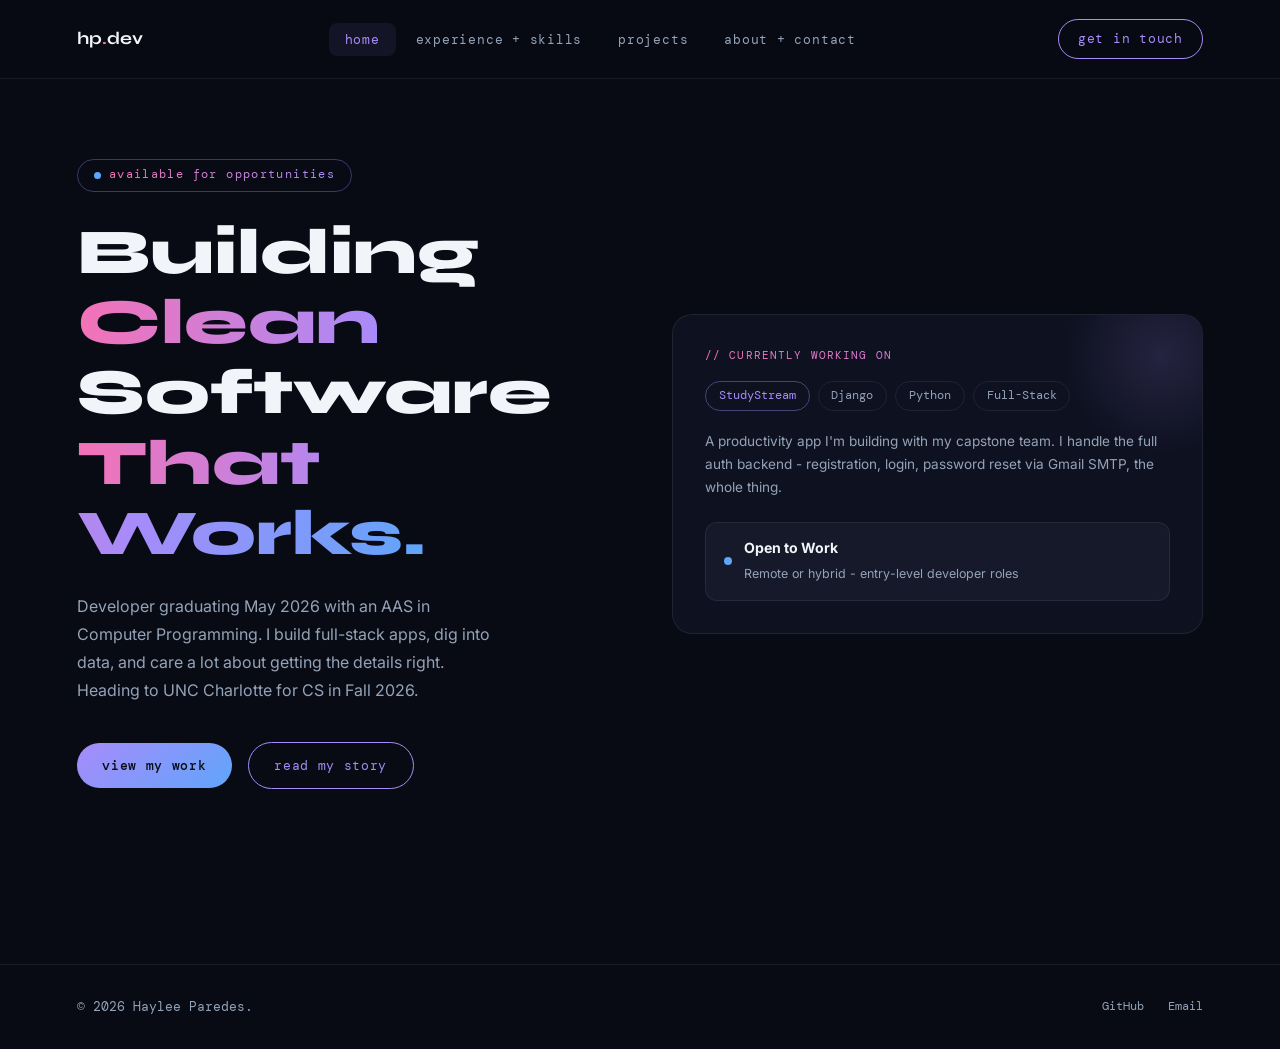
<file: index.html>
<!DOCTYPE html>
<html lang="en">
<head>
<meta charset="UTF-8">
<meta name="viewport" content="width=device-width, initial-scale=1.0">
<title>Haylee Paredes — Software Developer</title>
<link href="https://fonts.googleapis.com/css2?family=Syne:wght@400;600;700;800&family=DM+Mono:wght@400;500&family=Inter:wght@300;400;500&display=swap" rel="stylesheet">
<link rel="stylesheet" href="style.css">
</head>
<body>

<nav>
  <a href="index.html" class="nav-logo">hp<span>.</span>dev</a>
  <ul class="nav-links">
    <li><a href="index.html" class="active">home</a></li>
    <li><a href="experience.html">experience + skills</a></li>
    <li><a href="projects.html">projects</a></li>
    <li><a href="about.html">about + contact</a></li>
  </ul>
  <a href="mailto:paredes.s.lee@gmail.com" class="nav-cta">get in touch</a>
</nav>

<div class="hero-wrap">
  <div>
    <div class="hero-badge">
      <span class="hero-badge-dot"></span>
      <span class="grad-text-pink">available for opportunities</span>
    </div>
    <h1 class="hero-title">
      Building <span class="grad-text-pink">Clean</span><br>
      Software <span class="grad-text">That Works.</span>
    </h1>
    <p class="hero-sub">
      Developer graduating May 2026 with an AAS in Computer Programming.
      I build full-stack apps, dig into data, and care a lot about getting the details right.
      Heading to UNC Charlotte for CS in Fall 2026.
    </p>
    <div class="hero-actions">
      <a href="projects.html" class="btn-primary">view my work</a>
      <a href="about.html" class="btn-outline">read my story</a>
    </div>
  </div>

  <div class="hero-card">
    <span class="hero-card-label">// currently working on</span>
    <div class="tag-row">
      <span class="tag hi">StudyStream</span>
      <span class="tag">Django</span>
      <span class="tag">Python</span>
      <span class="tag">Full-Stack</span>
    </div>
    <p class="hero-card-text">
      A productivity app I'm building with my capstone team. I handle the full auth backend -
      registration, login, password reset via Gmail SMTP, the whole thing.
    </p>
    <div class="status-row">
      <div class="status-dot"></div>
      <div class="status-text">
        <strong>Open to Work</strong>
        <span>Remote or hybrid - entry-level developer roles</span>
      </div>
    </div>
  </div>
</div>

<footer>
  <p>© 2026 Haylee Paredes.</p>
  <div class="footer-links">
    <a href="https://github.com/HayleeSophia77" target="_blank">GitHub</a>
    <a href="mailto:paredes.s.lee@gmail.com">Email</a>
  </div>
</footer>

</body>
</html>
</file>
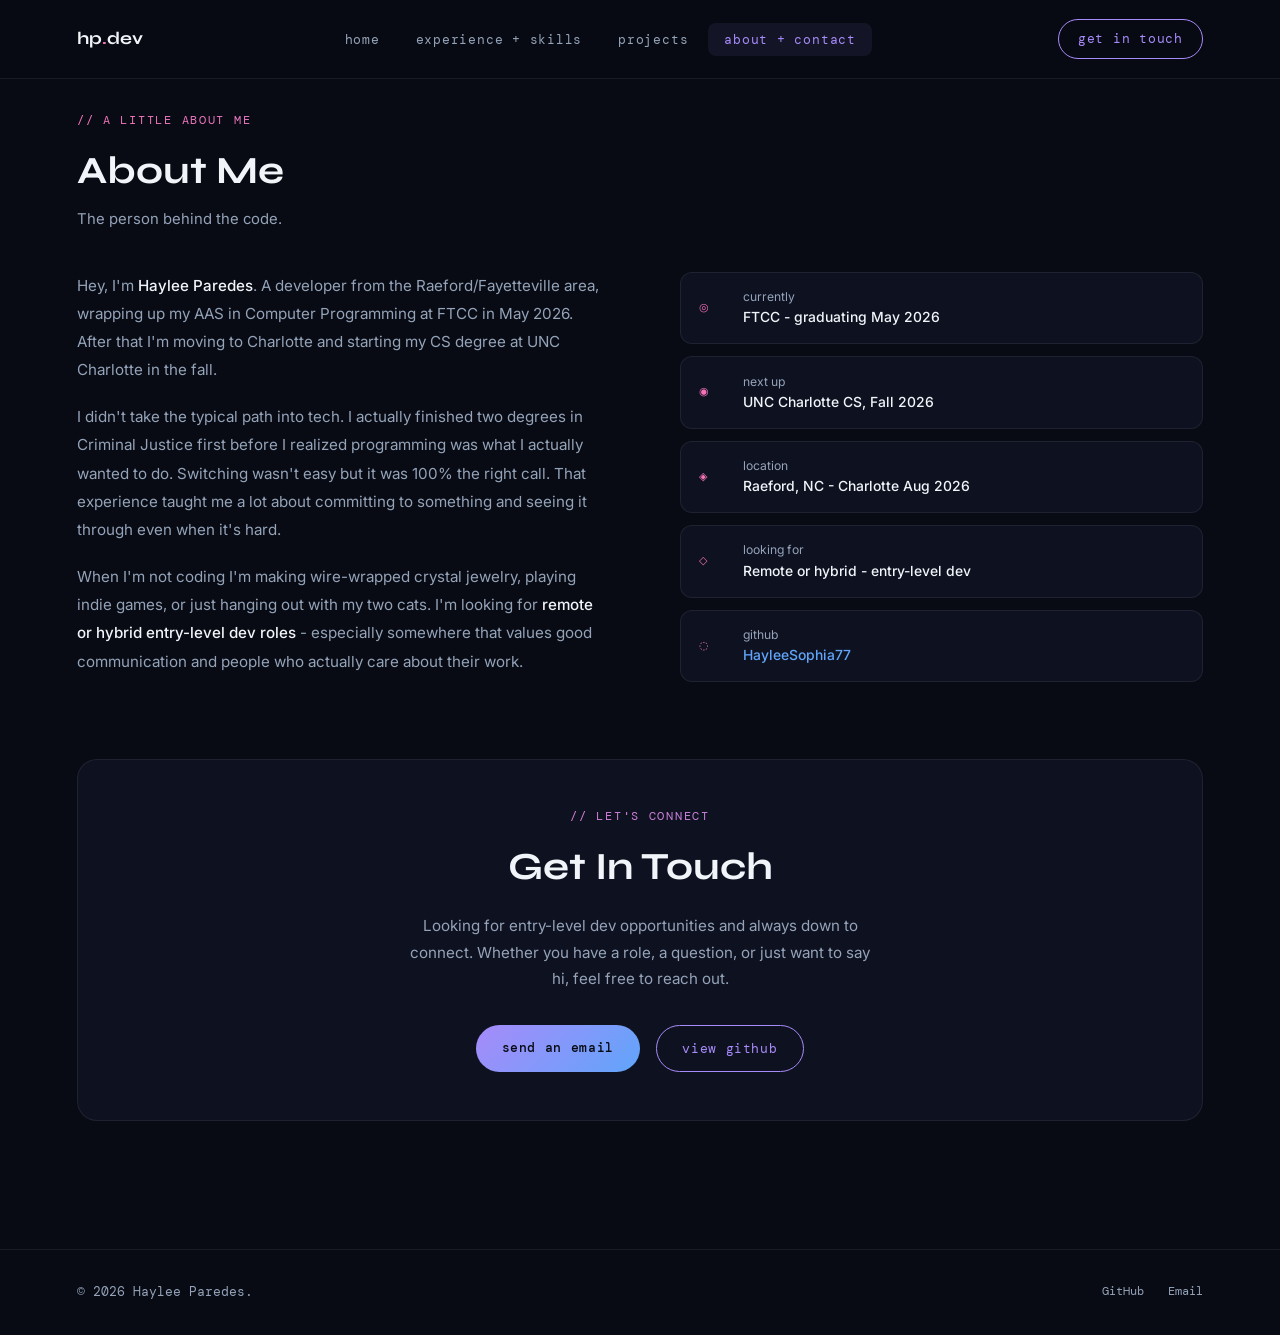
<file: about.html>
<!DOCTYPE html>
<html lang="en">
<head>
<meta charset="UTF-8">
<meta name="viewport" content="width=device-width, initial-scale=1.0">
<title>About — Haylee Paredes</title>
<link href="https://fonts.googleapis.com/css2?family=Syne:wght@400;600;700;800&family=DM+Mono:wght@400;500&family=Inter:wght@300;400;500&display=swap" rel="stylesheet">
<link rel="stylesheet" href="style.css">
</head>
<body>

<nav>
  <a href="index.html" class="nav-logo">hp<span>.</span>dev</a>
  <ul class="nav-links">
    <li><a href="index.html">home</a></li>
    <li><a href="experience.html">experience + skills</a></li>
    <li><a href="projects.html">projects</a></li>
    <li><a href="about.html" class="active">about + contact</a></li>
  </ul>
  <a href="mailto:paredes.s.lee@gmail.com" class="nav-cta">get in touch</a>
</nav>

<div class="page-wrap">
  <span class="grad-label">// a little about me</span>
  <h2 class="section-title">About Me</h2>
  <p class="section-sub">The person behind the code.</p>

  <div class="about-grid">
    <div class="about-text">
      <p>Hey, I'm <strong>Haylee Paredes</strong>. A developer from the Raeford/Fayetteville area, wrapping up my AAS in Computer Programming at FTCC in May 2026. After that I'm moving to Charlotte and starting my CS degree at UNC Charlotte in the fall.</p>
      <p>I didn't take the typical path into tech. I actually finished two degrees in Criminal Justice first before I realized programming was what I actually wanted to do. Switching wasn't easy but it was 100% the right call. That experience taught me a lot about committing to something and seeing it through even when it's hard.</p>
      <p>When I'm not coding I'm making wire-wrapped crystal jewelry, playing indie games, or just hanging out with my two cats. I'm looking for <strong>remote or hybrid entry-level dev roles</strong> - especially somewhere that values good communication and people who actually care about their work.</p>
    </div>
    <div class="about-facts">
      <div class="fact-row">
        <span class="fact-icon">◎</span>
        <div><div class="fact-label">currently</div><div class="fact-val">FTCC - graduating May 2026</div></div>
      </div>
      <div class="fact-row">
        <span class="fact-icon">◉</span>
        <div><div class="fact-label">next up</div><div class="fact-val">UNC Charlotte CS, Fall 2026</div></div>
      </div>
      <div class="fact-row">
        <span class="fact-icon">◈</span>
        <div><div class="fact-label">location</div><div class="fact-val">Raeford, NC - Charlotte Aug 2026</div></div>
      </div>
      <div class="fact-row">
        <span class="fact-icon">◇</span>
        <div><div class="fact-label">looking for</div><div class="fact-val">Remote or hybrid - entry-level dev</div></div>
      </div>
      <div class="fact-row">
        <span class="fact-icon">◌</span>
        <div><div class="fact-label">github</div><div class="fact-val"><a href="https://github.com/HayleeSophia77" target="_blank" style="color:var(--blue);text-decoration:none;">HayleeSophia77</a></div></div>
      </div>
    </div>
  </div>

  <div class="contact-block">
    <span class="grad-label" style="display:block; text-align:center;">// let's connect</span>
    <h2 class="section-title" style="text-align:center; margin-bottom:1rem;">Get In Touch</h2>
    <p>Looking for entry-level dev opportunities and always down to connect. Whether you have a role, a question, or just want to say hi, feel free to reach out.</p>
    <div class="contact-actions">
      <a href="mailto:paredes.s.lee@gmail.com" class="btn-primary">send an email</a>
      <a href="https://github.com/HayleeSophia77" target="_blank" class="btn-outline">view github</a>
    </div>
  </div>
</div>

<footer>
  <p>© 2026 Haylee Paredes.</p>
  <div class="footer-links">
    <a href="https://github.com/HayleeSophia77" target="_blank">GitHub</a>
    <a href="mailto:paredes.s.lee@gmail.com">Email</a>
  </div>
</footer>

</body>
</html>
</file>
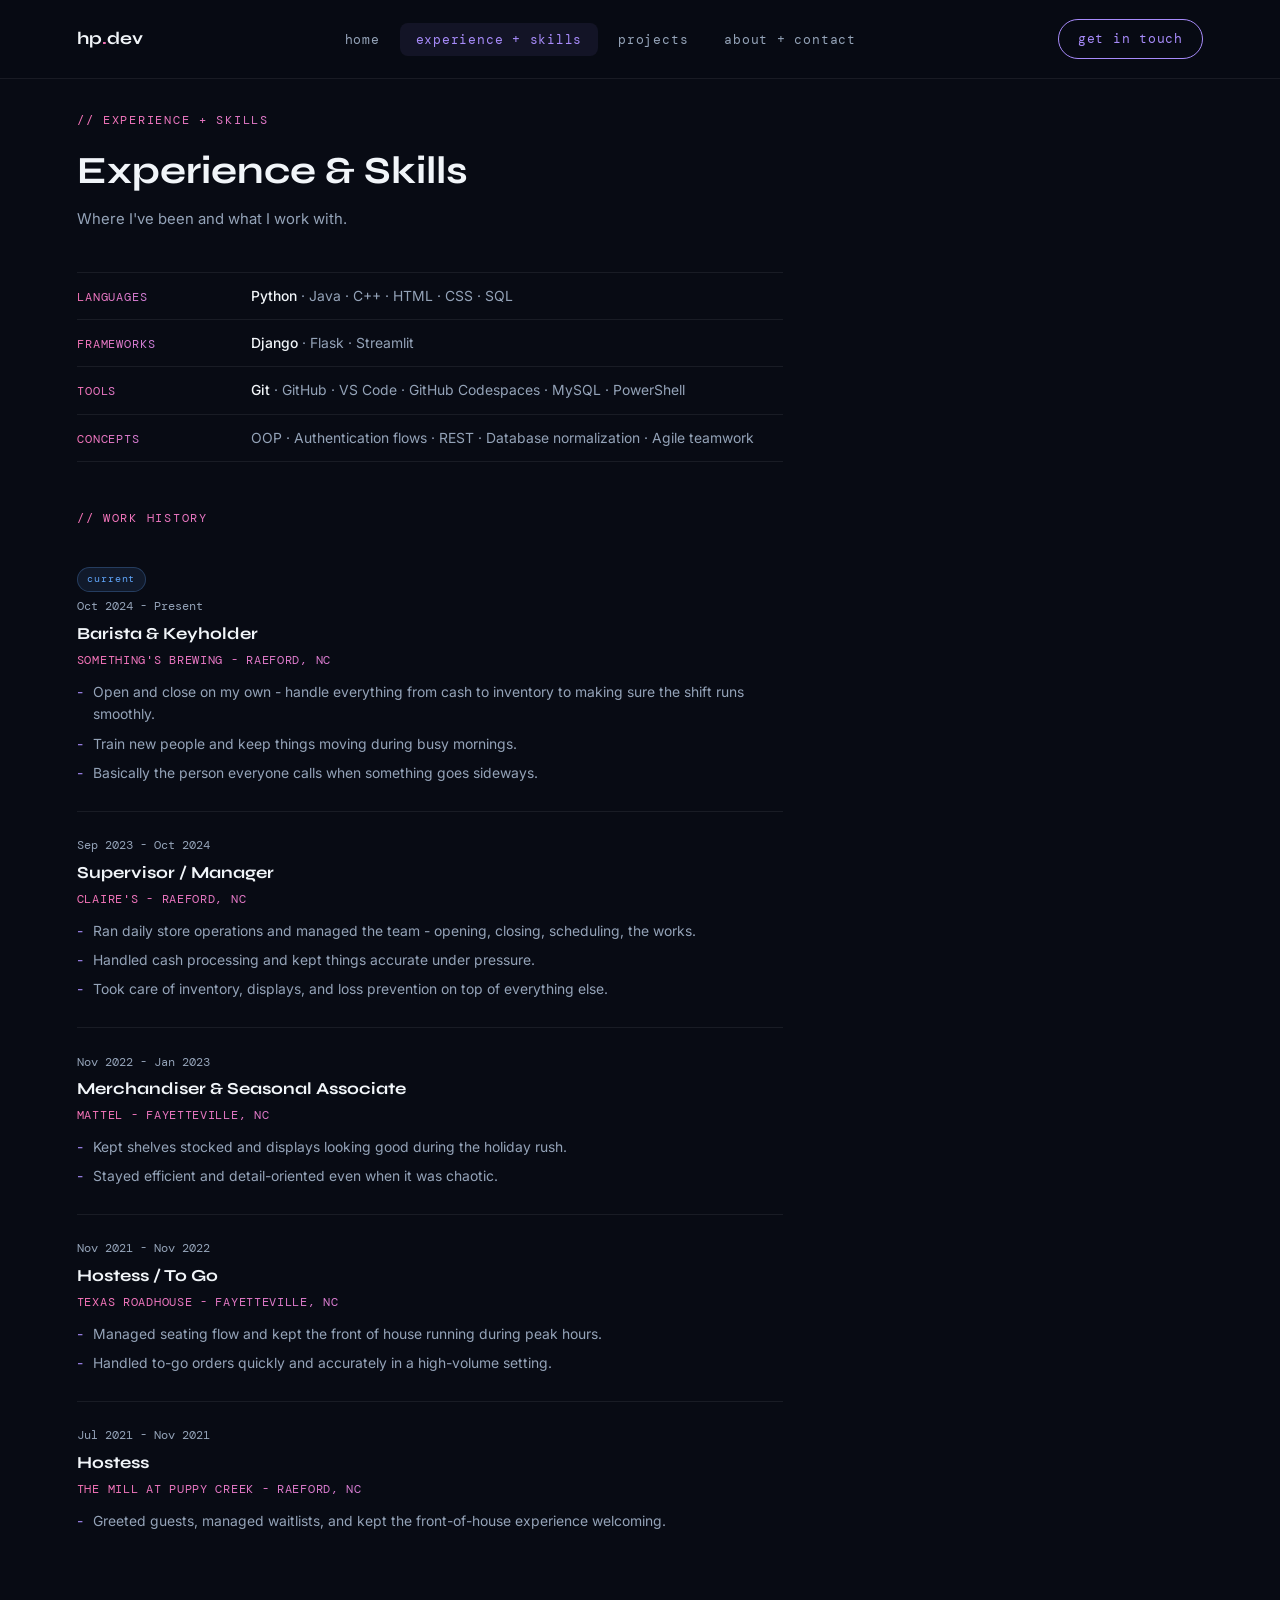
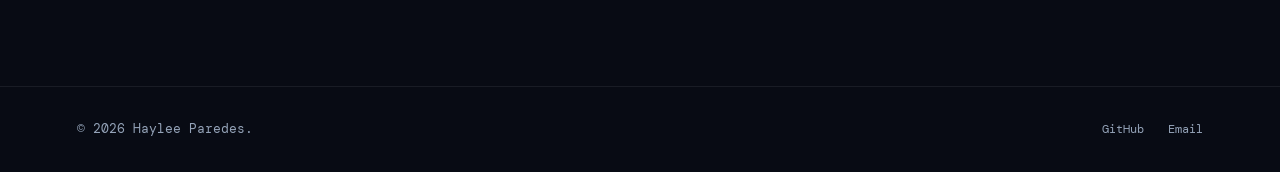
<file: experience.html>
<!DOCTYPE html>
<html lang="en">
<head>
<meta charset="UTF-8">
<meta name="viewport" content="width=device-width, initial-scale=1.0">
<title>Experience + Skills — Haylee Paredes</title>
<link href="https://fonts.googleapis.com/css2?family=Syne:wght@400;600;700;800&family=DM+Mono:wght@400;500&family=Inter:wght@300;400;500&display=swap" rel="stylesheet">
<link rel="stylesheet" href="style.css">
<style>
  .exp-page-wrap { padding: 7rem 6% 4rem; max-width: 860px; }
</style>
</head>
<body>

<nav>
  <a href="index.html" class="nav-logo">hp<span>.</span>dev</a>
  <ul class="nav-links">
    <li><a href="index.html">home</a></li>
    <li><a href="experience.html" class="active">experience + skills</a></li>
    <li><a href="projects.html">projects</a></li>
    <li><a href="about.html">about + contact</a></li>
  </ul>
  <a href="mailto:paredes.s.lee@gmail.com" class="nav-cta">get in touch</a>
</nav>

<div class="exp-page-wrap">
  <span class="grad-label">// experience + skills</span>
  <h2 class="section-title">Experience &amp; Skills</h2>
  <p class="section-sub">Where I've been and what I work with.</p>

  <!-- SKILLS -->
  <div class="skills-resume">
    <div class="skill-row">
      <span class="skill-row-label">Languages</span>
      <span class="skill-row-items"><strong>Python</strong> · Java · C++ · HTML · CSS · SQL</span>
    </div>
    <div class="skill-row">
      <span class="skill-row-label">Frameworks</span>
      <span class="skill-row-items"><strong>Django</strong> · Flask · Streamlit</span>
    </div>
    <div class="skill-row">
      <span class="skill-row-label">Tools</span>
      <span class="skill-row-items"><strong>Git</strong> · GitHub · VS Code · GitHub Codespaces · MySQL · PowerShell</span>
    </div>
    <div class="skill-row">
      <span class="skill-row-label">Concepts</span>
      <span class="skill-row-items">OOP · Authentication flows · REST · Database normalization · Agile teamwork</span>
    </div>
  </div>

  <!-- WORK HISTORY -->
  <span class="grad-label">// work history</span>
  <div class="exp-grid">

    <div class="exp-item">
      <span class="exp-badge">current</span>
      <div class="exp-dates">Oct 2024 - Present</div>
      <div class="exp-role">Barista &amp; Keyholder</div>
      <span class="exp-company-loc">Something's Brewing - Raeford, NC</span>
      <ul>
        <li>Open and close on my own - handle everything from cash to inventory to making sure the shift runs smoothly.</li>
        <li>Train new people and keep things moving during busy mornings.</li>
        <li>Basically the person everyone calls when something goes sideways.</li>
      </ul>
    </div>

    <div class="exp-item">
      <div class="exp-dates">Sep 2023 - Oct 2024</div>
      <div class="exp-role">Supervisor / Manager</div>
      <span class="exp-company-loc">Claire's - Raeford, NC</span>
      <ul>
        <li>Ran daily store operations and managed the team - opening, closing, scheduling, the works.</li>
        <li>Handled cash processing and kept things accurate under pressure.</li>
        <li>Took care of inventory, displays, and loss prevention on top of everything else.</li>
      </ul>
    </div>

    <div class="exp-item">
      <div class="exp-dates">Nov 2022 - Jan 2023</div>
      <div class="exp-role">Merchandiser &amp; Seasonal Associate</div>
      <span class="exp-company-loc">Mattel - Fayetteville, NC</span>
      <ul>
        <li>Kept shelves stocked and displays looking good during the holiday rush.</li>
        <li>Stayed efficient and detail-oriented even when it was chaotic.</li>
      </ul>
    </div>

    <div class="exp-item">
      <div class="exp-dates">Nov 2021 - Nov 2022</div>
      <div class="exp-role">Hostess / To Go</div>
      <span class="exp-company-loc">Texas Roadhouse - Fayetteville, NC</span>
      <ul>
        <li>Managed seating flow and kept the front of house running during peak hours.</li>
        <li>Handled to-go orders quickly and accurately in a high-volume setting.</li>
      </ul>
    </div>

    <div class="exp-item">
      <div class="exp-dates">Jul 2021 - Nov 2021</div>
      <div class="exp-role">Hostess</div>
      <span class="exp-company-loc">The Mill at Puppy Creek - Raeford, NC</span>
      <ul>
        <li>Greeted guests, managed waitlists, and kept the front-of-house experience welcoming.</li>
      </ul>
    </div>

  </div>
</div>

<footer>
  <p>© 2026 Haylee Paredes.</p>
  <div class="footer-links">
    <a href="https://github.com/HayleeSophia77" target="_blank">GitHub</a>
    <a href="mailto:paredes.s.lee@gmail.com">Email</a>
  </div>
</footer>

</body>
</html>
</file>
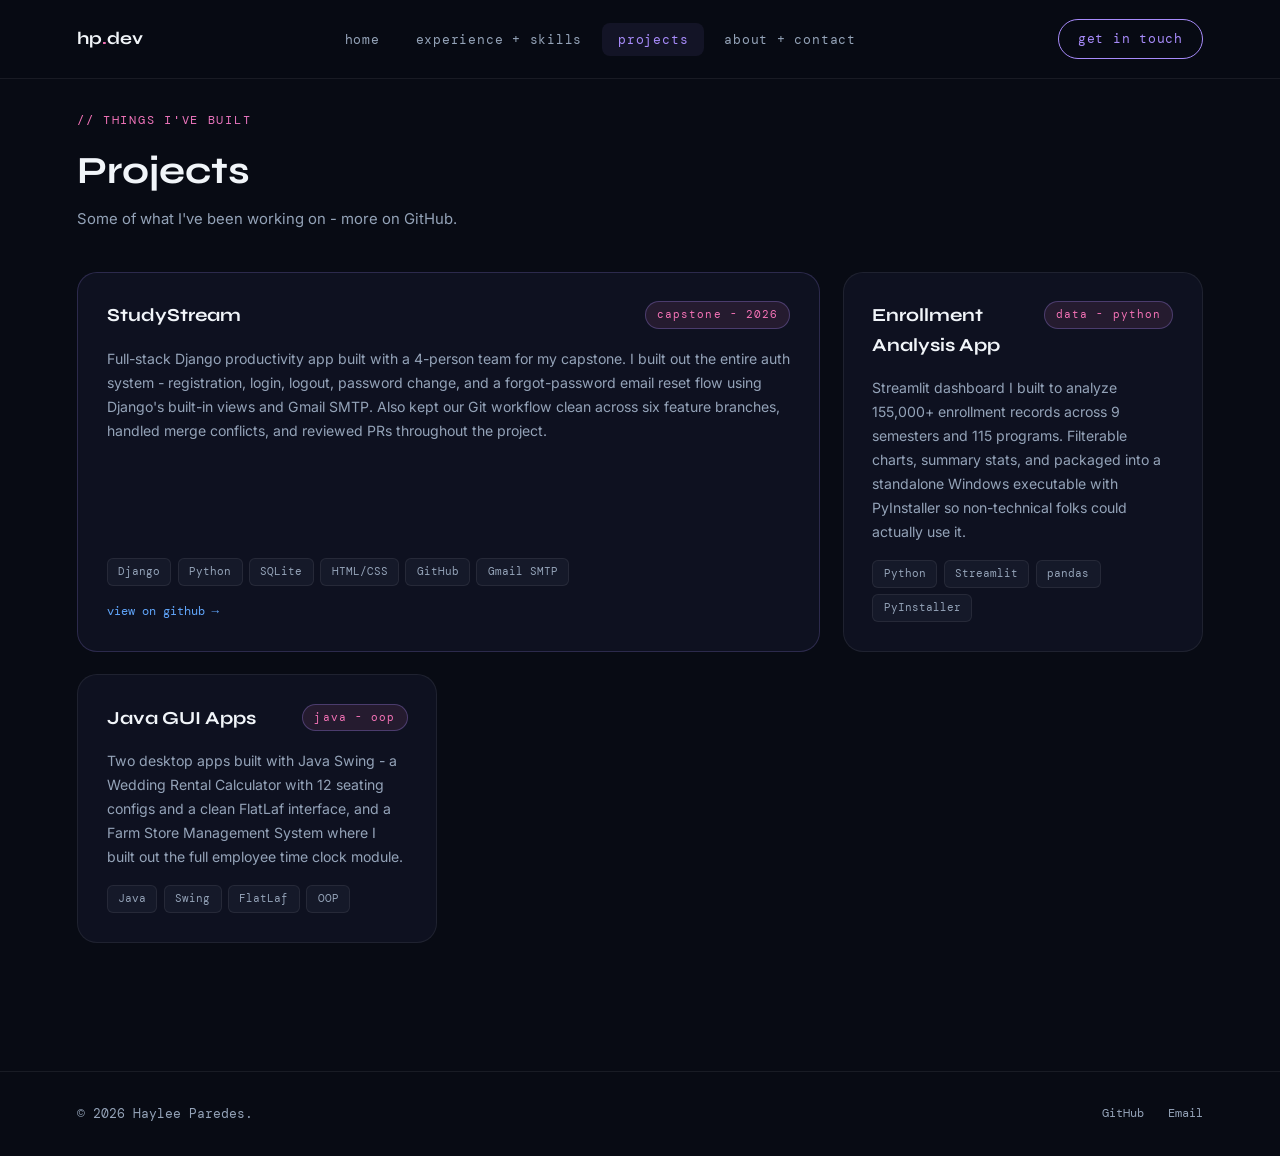
<file: projects.html>
<!DOCTYPE html>
<html lang="en">
<head>
<meta charset="UTF-8">
<meta name="viewport" content="width=device-width, initial-scale=1.0">
<title>Projects — Haylee Paredes</title>
<link href="https://fonts.googleapis.com/css2?family=Syne:wght@400;600;700;800&family=DM+Mono:wght@400;500&family=Inter:wght@300;400;500&display=swap" rel="stylesheet">
<link rel="stylesheet" href="style.css">
</head>
<body>

<nav>
  <a href="index.html" class="nav-logo">hp<span>.</span>dev</a>
  <ul class="nav-links">
    <li><a href="index.html">home</a></li>
    <li><a href="experience.html">experience + skills</a></li>
    <li><a href="projects.html" class="active">projects</a></li>
    <li><a href="about.html">about + contact</a></li>
  </ul>
  <a href="mailto:paredes.s.lee@gmail.com" class="nav-cta">get in touch</a>
</nav>

<div class="page-wrap">
  <span class="grad-label">// things i've built</span>
  <h2 class="section-title">Projects</h2>
  <p class="section-sub">Some of what I've been working on - more on GitHub.</p>

  <div class="projects-grid">
    <div class="project-card featured">
      <div class="project-header">
        <h3>StudyStream</h3>
        <span class="project-tag">capstone - 2026</span>
      </div>
      <p>Full-stack Django productivity app built with a 4-person team for my capstone. I built out the entire auth system - registration, login, logout, password change, and a forgot-password email reset flow using Django's built-in views and Gmail SMTP. Also kept our Git workflow clean across six feature branches, handled merge conflicts, and reviewed PRs throughout the project.</p>
      <div class="project-stack">
        <span class="stack-tag">Django</span>
        <span class="stack-tag">Python</span>
        <span class="stack-tag">SQLite</span>
        <span class="stack-tag">HTML/CSS</span>
        <span class="stack-tag">GitHub</span>
        <span class="stack-tag">Gmail SMTP</span>
      </div>
      <a href="https://github.com/HayleeSophia77" target="_blank" class="project-link">view on github &rarr;</a>
    </div>

    <div class="project-card">
      <div class="project-header">
        <h3>Enrollment Analysis App</h3>
        <span class="project-tag">data - python</span>
      </div>
      <p>Streamlit dashboard I built to analyze 155,000+ enrollment records across 9 semesters and 115 programs. Filterable charts, summary stats, and packaged into a standalone Windows executable with PyInstaller so non-technical folks could actually use it.</p>
      <div class="project-stack">
        <span class="stack-tag">Python</span>
        <span class="stack-tag">Streamlit</span>
        <span class="stack-tag">pandas</span>
        <span class="stack-tag">PyInstaller</span>
      </div>
    </div>

    <div class="project-card">
      <div class="project-header">
        <h3>Java GUI Apps</h3>
        <span class="project-tag">java - oop</span>
      </div>
      <p>Two desktop apps built with Java Swing - a Wedding Rental Calculator with 12 seating configs and a clean FlatLaf interface, and a Farm Store Management System where I built out the full employee time clock module.</p>
      <div class="project-stack">
        <span class="stack-tag">Java</span>
        <span class="stack-tag">Swing</span>
        <span class="stack-tag">FlatLaf</span>
        <span class="stack-tag">OOP</span>
      </div>
    </div>
  </div>
</div>

<footer>
  <p>© 2026 Haylee Paredes.</p>
  <div class="footer-links">
    <a href="https://github.com/HayleeSophia77" target="_blank">GitHub</a>
    <a href="mailto:paredes.s.lee@gmail.com">Email</a>
  </div>
</footer>

</body>
</html>
</file>
<file: style.css>
*, *::before, *::after { margin: 0; padding: 0; box-sizing: border-box; }

:root {
  --bg:     #080b14;
  --bg2:    #0e1120;
  --bg3:    #151929;
  --blue:   #60a5fa;
  --purple: #a78bfa;
  --pink:   #f472b6;
  --text:   #f1f5f9;
  --muted:  #94a3b8;
  --border: rgba(255,255,255,0.07);
}

html { scroll-behavior: smooth; color-scheme: dark; }
body { background: var(--bg); color: var(--text); font-family: 'Inter', sans-serif; line-height: 1.6; overflow-x: hidden; }

/* GRAD UTILITIES */
.grad-text {
  background: linear-gradient(90deg, #f472b6 0%, #a78bfa 50%, #60a5fa 100%);
  -webkit-background-clip: text; -webkit-text-fill-color: transparent; background-clip: text;
}
.grad-text-pink {
  background: linear-gradient(90deg, #f472b6 0%, #a78bfa 100%);
  -webkit-background-clip: text; -webkit-text-fill-color: transparent; background-clip: text;
}
.grad-label {
  background: linear-gradient(90deg, #f472b6, #a78bfa);
  -webkit-background-clip: text; -webkit-text-fill-color: transparent; background-clip: text;
  font-family: 'DM Mono', monospace; font-size: 0.72rem; letter-spacing: 0.15em;
  text-transform: uppercase; margin-bottom: 0.6rem; display: block;
}

/* NAV */
nav {
  position: fixed; top: 0; left: 0; right: 0; z-index: 100;
  display: flex; align-items: center; justify-content: space-between;
  padding: 1.2rem 6%;
  background: rgba(8,11,20,0.92); backdrop-filter: blur(14px);
  border-bottom: 1px solid var(--border);
}
.nav-logo { font-family: 'Syne', sans-serif; font-weight: 700; font-size: 1.1rem; color: var(--text); text-decoration: none; }
.nav-logo span { color: var(--pink); }
.nav-links { display: flex; gap: 0.25rem; list-style: none; }
.nav-links a {
  font-family: 'DM Mono', monospace; font-size: 0.8rem; letter-spacing: 0.06em;
  color: var(--muted); text-decoration: none;
  padding: 0.5rem 1rem; border-radius: 8px;
  transition: color 0.2s, background 0.2s;
}
.nav-links a:hover { color: var(--text); background: rgba(255,255,255,0.06); }
.nav-links a.active { color: var(--purple); background: rgba(167,139,250,0.08); }
.nav-cta {
  font-family: 'DM Mono', monospace; font-size: 0.8rem; letter-spacing: 0.06em;
  padding: 0.55rem 1.2rem; border: 1px solid var(--purple); border-radius: 999px;
  color: var(--purple); text-decoration: none; transition: background 0.2s, color 0.2s;
}
.nav-cta:hover { background: var(--purple); color: var(--bg); }

/* BUTTONS */
.btn-primary {
  font-family: 'DM Mono', monospace; font-size: 0.82rem; letter-spacing: 0.05em;
  padding: 0.75rem 1.6rem; background: linear-gradient(135deg, #a78bfa, #60a5fa);
  color: #080b14; border-radius: 999px; text-decoration: none; font-weight: 500;
  border: none; cursor: pointer; transition: opacity 0.2s, transform 0.15s; display: inline-block;
}
.btn-primary:hover { opacity: 0.85; transform: translateY(-1px); }
.btn-outline {
  font-family: 'DM Mono', monospace; font-size: 0.82rem; letter-spacing: 0.05em;
  padding: 0.75rem 1.6rem; color: var(--purple);
  border: 1px solid var(--purple); border-radius: 999px;
  text-decoration: none; cursor: pointer; background: transparent;
  transition: background 0.2s, color 0.2s; display: inline-block;
}
.btn-outline:hover { background: var(--purple); color: var(--bg); }

/* SHARED */
.section-title { font-family: 'Syne', sans-serif; font-size: clamp(1.8rem, 3vw, 2.4rem); font-weight: 700; margin-bottom: 0.4rem; }
.section-sub { color: var(--muted); font-size: 0.93rem; margin-bottom: 2.5rem; }
.page-wrap { padding: 7rem 6% 4rem; }

/* FOOTER */
footer { padding: 2rem 6%; display: flex; align-items: center; justify-content: space-between; border-top: 1px solid var(--border); margin-top: 4rem; }
footer p { font-size: 0.8rem; color: var(--muted); font-family: 'DM Mono', monospace; }
.footer-links { display: flex; gap: 1.5rem; }
.footer-links a { font-family: 'DM Mono', monospace; font-size: 0.78rem; color: var(--muted); text-decoration: none; transition: color 0.2s; }
.footer-links a:hover { color: var(--blue); }

/* HERO (index only) */
.hero-wrap {
  min-height: 100vh;
  display: grid; grid-template-columns: 1fr 1fr;
  align-items: center; gap: 4rem;
  padding: 8rem 6% 5rem;
}
.hero-badge {
  display: inline-flex; align-items: center; gap: 0.5rem;
  font-family: 'DM Mono', monospace; font-size: 0.72rem; letter-spacing: 0.12em;
  border: 1px solid rgba(167,139,250,0.35); border-radius: 999px;
  padding: 0.4rem 1rem; margin-bottom: 1.6rem;
}
.hero-badge-dot { width: 7px; height: 7px; border-radius: 50%; background: var(--blue); animation: pulse 2s infinite; flex-shrink: 0; }
@keyframes pulse {
  0%, 100% { opacity: 1; transform: scale(1); }
  50% { opacity: 0.5; transform: scale(1.3); }
}
.hero-title { font-family: 'Syne', sans-serif; font-size: clamp(2.8rem, 5vw, 4.2rem); font-weight: 800; line-height: 1.1; margin-bottom: 1.4rem; }
.hero-sub { font-size: 1rem; color: var(--muted); max-width: 420px; margin-bottom: 2.4rem; line-height: 1.75; }
.hero-actions { display: flex; gap: 1rem; align-items: center; flex-wrap: wrap; }
.hero-card {
  background: var(--bg2); border: 1px solid var(--border);
  border-radius: 20px; padding: 2rem; position: relative; overflow: hidden;
}
.hero-card::before {
  content: ''; position: absolute; top: -60px; right: -60px;
  width: 200px; height: 200px; border-radius: 50%;
  background: radial-gradient(circle, rgba(167,139,250,0.15) 0%, transparent 70%);
}
.hero-card-label {
  font-family: 'DM Mono', monospace; font-size: 0.7rem; letter-spacing: 0.1em;
  background: linear-gradient(90deg, #f472b6, #a78bfa);
  -webkit-background-clip: text; -webkit-text-fill-color: transparent; background-clip: text;
  text-transform: uppercase; margin-bottom: 1rem; display: block;
}
.tag-row { display: flex; flex-wrap: wrap; gap: 0.5rem; margin-bottom: 1.2rem; }
.tag { font-family: 'DM Mono', monospace; font-size: 0.72rem; padding: 0.3rem 0.8rem; border-radius: 999px; border: 1px solid var(--border); color: var(--muted); }
.tag.hi { border-color: rgba(167,139,250,0.4); color: var(--purple); }
.hero-card-text { font-size: 0.85rem; color: var(--muted); line-height: 1.7; margin-bottom: 1.4rem; position: relative; z-index: 1; }
.status-row { display: flex; align-items: center; gap: 0.75rem; background: var(--bg3); border: 1px solid var(--border); border-radius: 12px; padding: 0.9rem 1.1rem; }
.status-dot { width: 8px; height: 8px; border-radius: 50%; background: var(--blue); animation: pulse 2s infinite; flex-shrink: 0; }
.status-text strong { display: block; font-size: 0.88rem; color: var(--text); }
.status-text span { color: var(--muted); font-size: 0.78rem; }

/* EXPERIENCE PAGE */
.skills-resume { margin-bottom: 3rem; border-top: 1px solid var(--border); }
.skill-row { display: grid; grid-template-columns: 150px 1fr; gap: 1.5rem; align-items: baseline; padding: 0.75rem 0; border-bottom: 1px solid var(--border); }
.skill-row-label {
  font-family: 'DM Mono', monospace; font-size: 0.72rem; letter-spacing: 0.08em;
  background: linear-gradient(90deg, #f472b6, #a78bfa);
  -webkit-background-clip: text; -webkit-text-fill-color: transparent; background-clip: text;
  text-transform: uppercase;
}
.skill-row-items { color: var(--muted); font-size: 0.87rem; }
.skill-row-items strong { color: var(--text); font-weight: 500; }
.exp-grid { display: flex; flex-direction: column; }
.exp-item { padding: 1.6rem 0; border-bottom: 1px solid var(--border); }
.exp-item:last-child { border-bottom: none; }
.exp-dates { font-family: 'DM Mono', monospace; font-size: 0.72rem; color: var(--muted); margin-bottom: 0.25rem; }
.exp-role { font-family: 'Syne', sans-serif; font-size: 1.05rem; font-weight: 700; margin-bottom: 0.2rem; }
.exp-company-loc {
  font-family: 'DM Mono', monospace; font-size: 0.73rem; letter-spacing: 0.06em; text-transform: uppercase;
  background: linear-gradient(90deg, #f472b6, #a78bfa);
  -webkit-background-clip: text; -webkit-text-fill-color: transparent; background-clip: text;
  margin-bottom: 0.7rem; display: block;
}
.exp-item ul { list-style: none; display: flex; flex-direction: column; gap: 0.4rem; }
.exp-item ul li { font-size: 0.87rem; color: var(--muted); line-height: 1.65; padding-left: 1rem; position: relative; }
.exp-item ul li::before { content: '-'; position: absolute; left: 0; color: var(--purple); }
.exp-badge { display: inline-block; font-family: 'DM Mono', monospace; font-size: 0.65rem; letter-spacing: 0.08em; padding: 0.2rem 0.6rem; border-radius: 999px; background: rgba(96,165,250,0.1); color: var(--blue); border: 1px solid rgba(96,165,250,0.25); margin-bottom: 0.4rem; }

/* PROJECTS PAGE */
.projects-grid { display: grid; grid-template-columns: repeat(auto-fit, minmax(320px, 1fr)); gap: 1.4rem; }
.project-card { background: var(--bg2); border: 1px solid var(--border); border-radius: 20px; padding: 1.8rem; transition: border-color 0.25s, transform 0.2s; display: flex; flex-direction: column; gap: 1rem; }
.project-card:hover { border-color: rgba(96,165,250,0.35); transform: translateY(-4px); }
.project-card.featured { border-color: rgba(167,139,250,0.2); grid-column: span 2; }
.project-header { display: flex; align-items: flex-start; justify-content: space-between; gap: 1rem; }
.project-tag { font-family: 'DM Mono', monospace; font-size: 0.68rem; letter-spacing: 0.1em; padding: 0.25rem 0.7rem; border-radius: 999px; background: rgba(244,114,182,0.1); color: var(--pink); border: 1px solid rgba(167,139,250,0.3); white-space: nowrap; }
.project-card h3 { font-family: 'Syne', sans-serif; font-size: 1.15rem; font-weight: 700; }
.project-card p { font-size: 0.88rem; color: var(--muted); line-height: 1.7; flex: 1; }
.project-stack { display: flex; flex-wrap: wrap; gap: 0.4rem; }
.stack-tag { font-family: 'DM Mono', monospace; font-size: 0.7rem; padding: 0.25rem 0.65rem; border-radius: 6px; background: var(--bg3); color: var(--muted); border: 1px solid var(--border); }
.project-link { font-family: 'DM Mono', monospace; font-size: 0.78rem; color: var(--blue); text-decoration: none; display: inline-flex; align-items: center; gap: 0.4rem; transition: gap 0.2s; }
.project-link:hover { gap: 0.7rem; }

/* ABOUT PAGE */
.about-grid { display: grid; grid-template-columns: 1fr 1fr; gap: 5rem; align-items: start; margin-bottom: 4rem; }
.about-text p { color: var(--muted); line-height: 1.85; margin-bottom: 1.2rem; font-size: 0.95rem; }
.about-text p strong { color: var(--text); font-weight: 500; }
.about-facts { display: flex; flex-direction: column; gap: 0.75rem; }
.fact-row { display: flex; align-items: center; gap: 1rem; background: var(--bg2); border: 1px solid var(--border); border-radius: 12px; padding: 0.9rem 1.1rem; }
.fact-icon { font-family: 'DM Mono', monospace; font-size: 0.7rem; color: var(--pink); min-width: 28px; }
.fact-label { font-size: 0.76rem; color: var(--muted); }
.fact-val { font-size: 0.87rem; color: var(--text); font-weight: 500; }
.contact-block { background: var(--bg2); border: 1px solid var(--border); border-radius: 20px; padding: 3rem; text-align: center; }
.contact-block p { color: var(--muted); margin-bottom: 2rem; max-width: 480px; margin-left: auto; margin-right: auto; font-size: 0.95rem; line-height: 1.75; }
.contact-actions { display: flex; justify-content: center; gap: 1rem; flex-wrap: wrap; }

/* RESPONSIVE */
@media (max-width: 768px) {
  .hero-wrap { grid-template-columns: 1fr; padding-top: 7rem; gap: 2rem; }
  .about-grid { grid-template-columns: 1fr; gap: 2.5rem; }
  .project-card.featured { grid-column: span 1; }
  .nav-links a { padding: 0.5rem 0.6rem; font-size: 0.72rem; }
  footer { flex-direction: column; gap: 1rem; text-align: center; }
  .page-wrap { padding: 6rem 5% 3rem; }
}
</file>
